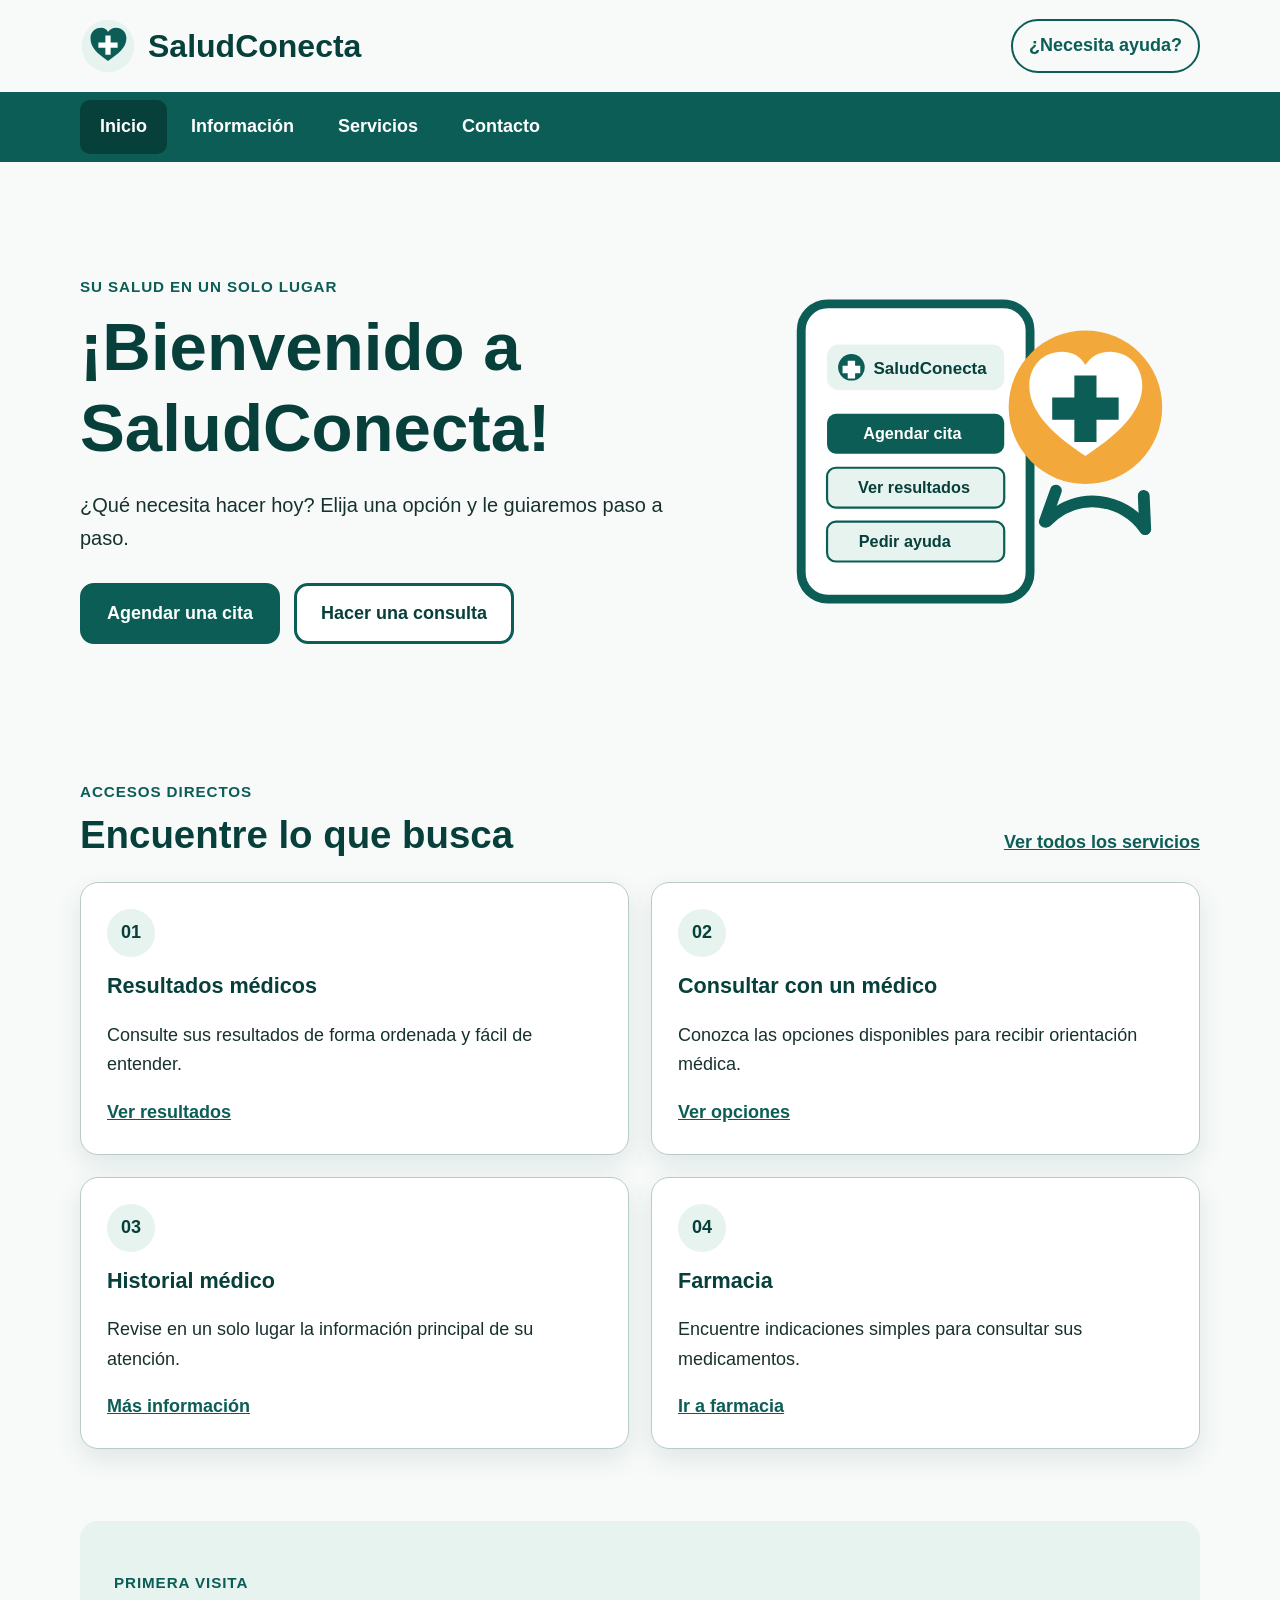
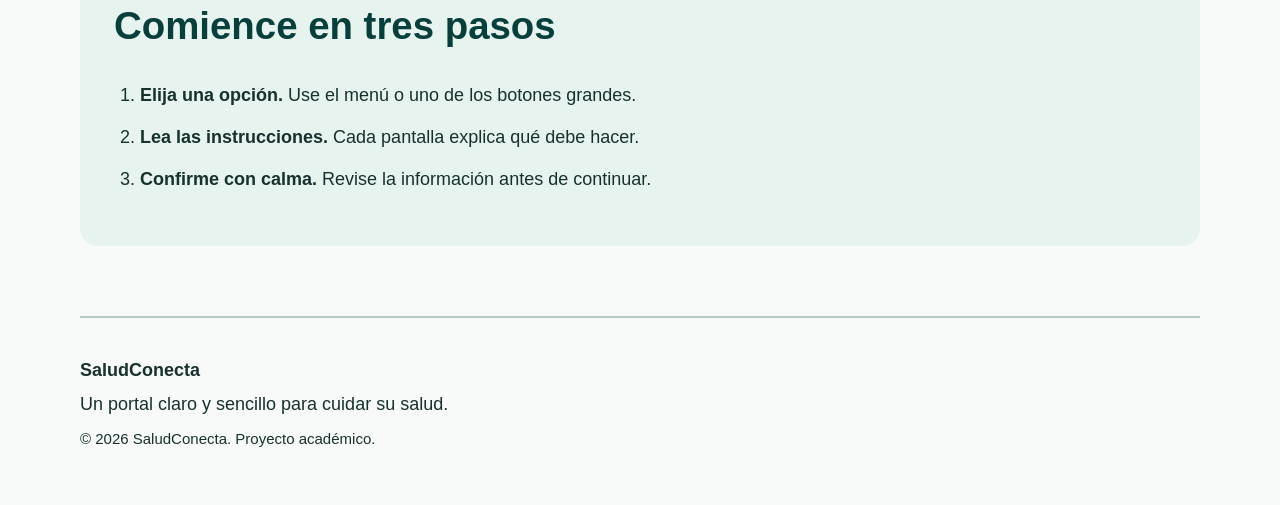
<file: index.html>
<!doctype html>
<html lang="es">
<head>
  <meta charset="utf-8">
  <meta name="viewport" content="width=device-width, initial-scale=1">
  <meta name="description" content="Portal sencillo de SaludConecta para citas, consultas y resultados médicos.">
  <title>Inicio | SaludConecta</title>
  <link rel="stylesheet" href="css/estilos.css">
</head>
<body>
  <a class="saltar-contenido" href="#contenido">Saltar al contenido principal</a>

  <header class="encabezado">
    <a class="marca" href="index.html" aria-label="Ir al inicio de SaludConecta">
      <img src="img/logo-saludconecta.svg" alt="" width="56" height="56">
      <span>SaludConecta</span>
    </a>
    <a class="ayuda-rapida" href="contacto.html">¿Necesita ayuda?</a>
  </header>

  <nav class="navegacion" aria-label="Navegación principal">
    <ul>
      <li><a class="activo" aria-current="page" href="index.html">Inicio</a></li>
      <li><a href="informacion.html">Información</a></li>
      <li><a href="servicios.html">Servicios</a></li>
      <li><a href="contacto.html">Contacto</a></li>
    </ul>
  </nav>

  <main id="contenido">
    <section class="hero">
      <div class="hero-texto">
        <p class="etiqueta">Su salud en un solo lugar</p>
        <h1>¡Bienvenido a SaludConecta!</h1>
        <p class="introduccion">¿Qué necesita hacer hoy? Elija una opción y le guiaremos paso a paso.</p>
        <div class="acciones-principales">
          <a class="boton boton-principal" href="servicios.html#agendar">Agendar una cita</a>
          <a class="boton boton-secundario" href="servicios.html#consulta">Hacer una consulta</a>
        </div>
      </div>
      <img class="imagen-principal" src="img/portal-salud.svg" alt="Teléfono con un corazón y una cruz médica que representa el portal SaludConecta">
    </section>

    <section class="seccion" aria-labelledby="tareas-titulo">
      <div class="titulo-seccion">
        <div>
          <p class="etiqueta">Accesos directos</p>
          <h2 id="tareas-titulo">Encuentre lo que busca</h2>
        </div>
        <a class="enlace-texto" href="servicios.html">Ver todos los servicios</a>
      </div>

      <div class="rejilla-tarjetas">
        <article class="tarjeta">
          <span class="icono" aria-hidden="true">01</span>
          <h3>Resultados médicos</h3>
          <p>Consulte sus resultados de forma ordenada y fácil de entender.</p>
          <a href="servicios.html#resultados">Ver resultados</a>
        </article>
        <article class="tarjeta">
          <span class="icono" aria-hidden="true">02</span>
          <h3>Consultar con un médico</h3>
          <p>Conozca las opciones disponibles para recibir orientación médica.</p>
          <a href="servicios.html#medico">Ver opciones</a>
        </article>
        <article class="tarjeta">
          <span class="icono" aria-hidden="true">03</span>
          <h3>Historial médico</h3>
          <p>Revise en un solo lugar la información principal de su atención.</p>
          <a href="informacion.html#historial">Más información</a>
        </article>
        <article class="tarjeta">
          <span class="icono" aria-hidden="true">04</span>
          <h3>Farmacia</h3>
          <p>Encuentre indicaciones simples para consultar sus medicamentos.</p>
          <a href="servicios.html#farmacia">Ir a farmacia</a>
        </article>
      </div>
    </section>

    <section class="pasos" aria-labelledby="pasos-titulo">
      <p class="etiqueta">Primera visita</p>
      <h2 id="pasos-titulo">Comience en tres pasos</h2>
      <ol>
        <li><strong>Elija una opción.</strong> Use el menú o uno de los botones grandes.</li>
        <li><strong>Lea las instrucciones.</strong> Cada pantalla explica qué debe hacer.</li>
        <li><strong>Confirme con calma.</strong> Revise la información antes de continuar.</li>
      </ol>
    </section>
  </main>

  <footer>
    <p><strong>SaludConecta</strong></p>
    <p>Un portal claro y sencillo para cuidar su salud.</p>
    <p><small>&copy; 2026 SaludConecta. Proyecto académico.</small></p>
  </footer>
</body>
</html>
</file>
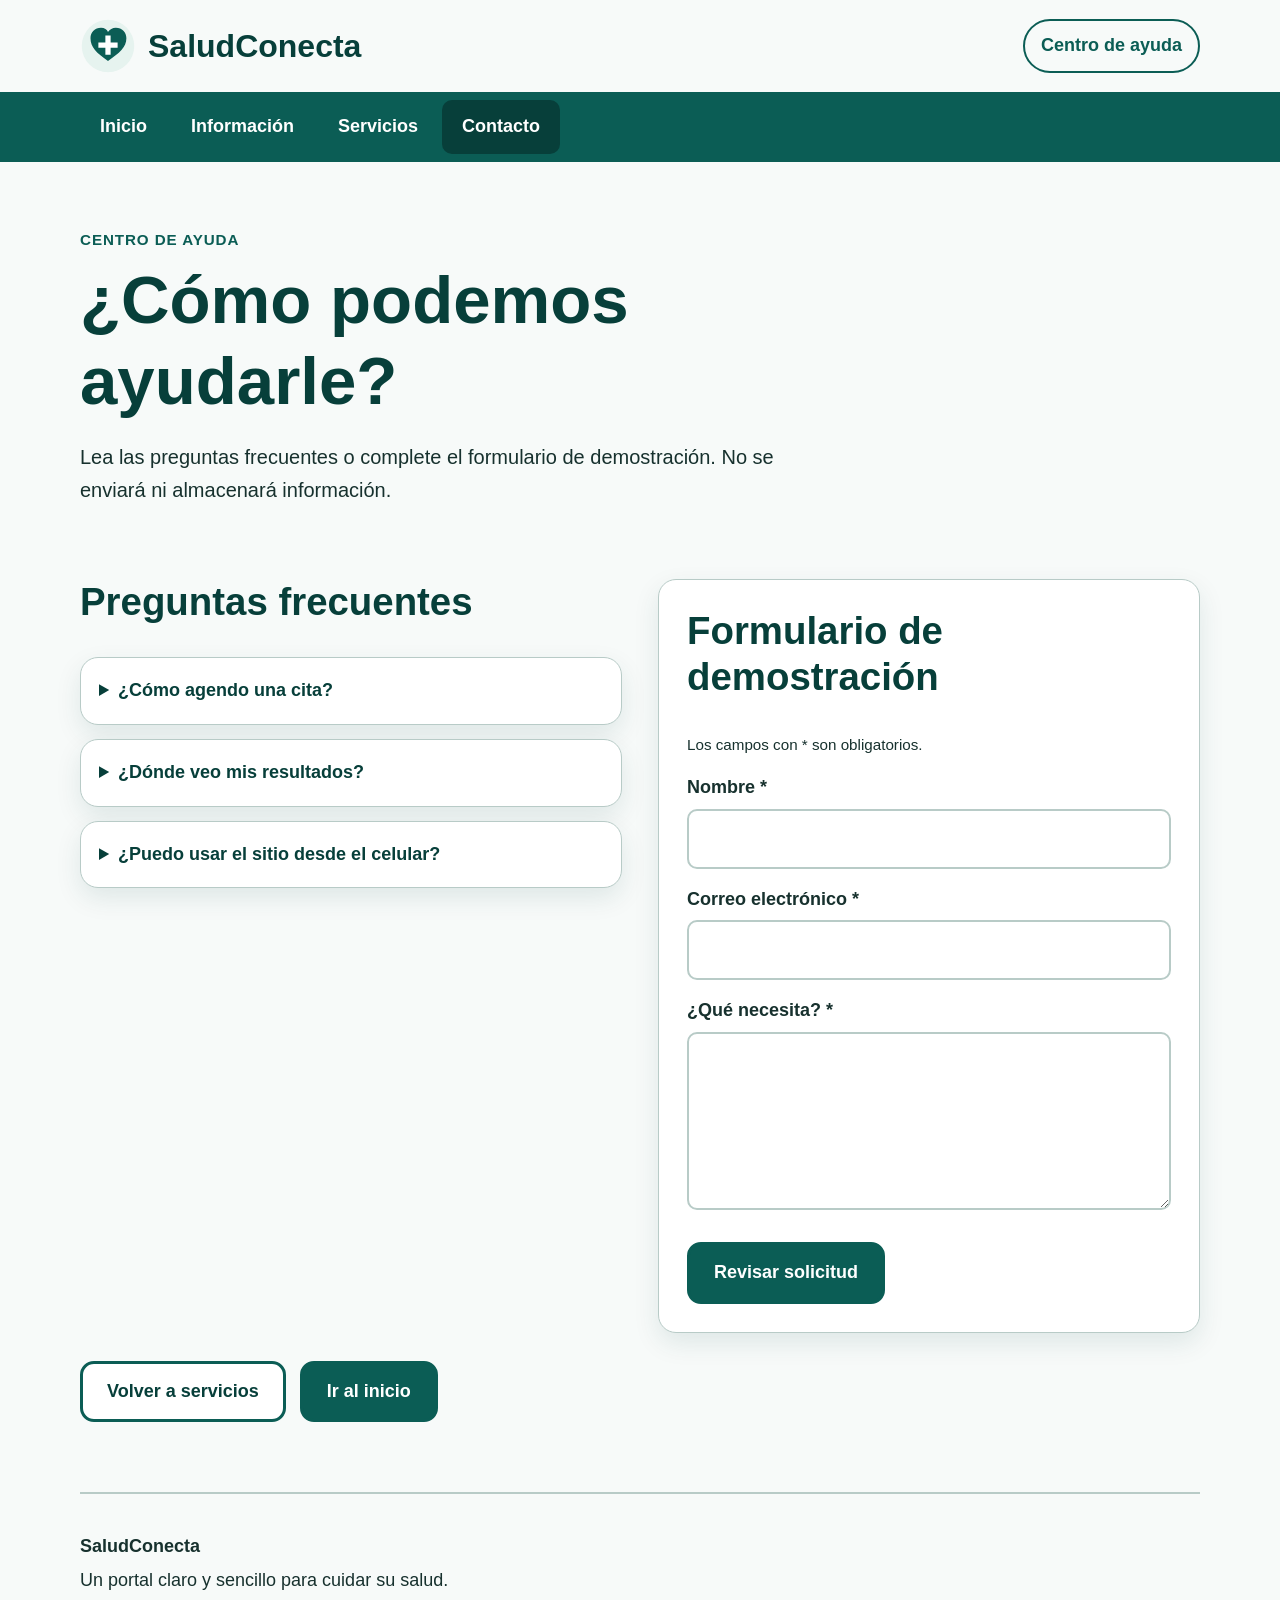
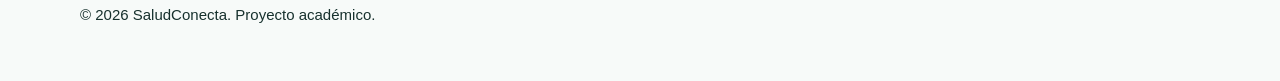
<file: contacto.html>
<!doctype html>
<html lang="es">
<head>
  <meta charset="utf-8">
  <meta name="viewport" content="width=device-width, initial-scale=1">
  <meta name="description" content="Centro de ayuda del prototipo SaludConecta.">
  <title>Contacto | SaludConecta</title>
  <link rel="stylesheet" href="css/estilos.css">
</head>
<body>
  <a class="saltar-contenido" href="#contenido">Saltar al contenido principal</a>
  <header class="encabezado">
    <a class="marca" href="index.html" aria-label="Ir al inicio de SaludConecta">
      <img src="img/logo-saludconecta.svg" alt="" width="56" height="56">
      <span>SaludConecta</span>
    </a>
    <a class="ayuda-rapida" href="contacto.html" aria-current="page">Centro de ayuda</a>
  </header>
  <nav class="navegacion" aria-label="Navegación principal">
    <ul>
      <li><a href="index.html">Inicio</a></li>
      <li><a href="informacion.html">Información</a></li>
      <li><a href="servicios.html">Servicios</a></li>
      <li><a class="activo" aria-current="page" href="contacto.html">Contacto</a></li>
    </ul>
  </nav>

  <main id="contenido">
    <section class="cabecera-pagina">
      <p class="etiqueta">Centro de ayuda</p>
      <h1>¿Cómo podemos ayudarle?</h1>
      <p class="introduccion">Lea las preguntas frecuentes o complete el formulario de demostración. No se enviará ni almacenará información.</p>
    </section>

    <section class="dos-columnas seccion">
      <div>
        <h2>Preguntas frecuentes</h2>
        <details>
          <summary>¿Cómo agendo una cita?</summary>
          <p>Entre en Servicios, busque “Agendar una cita” y siga las instrucciones indicadas.</p>
        </details>
        <details>
          <summary>¿Dónde veo mis resultados?</summary>
          <p>Entre en Servicios y seleccione “Resultados médicos”.</p>
        </details>
        <details>
          <summary>¿Puedo usar el sitio desde el celular?</summary>
          <p>Sí. El diseño se adapta a pantallas pequeñas y mantiene botones grandes.</p>
        </details>
      </div>

      <form class="formulario" action="#" method="get">
        <h2>Formulario de demostración</h2>
        <p class="texto-pequeno">Los campos con * son obligatorios.</p>
        <label for="nombre">Nombre *</label>
        <input id="nombre" name="nombre" type="text" autocomplete="name" required>

        <label for="correo">Correo electrónico *</label>
        <input id="correo" name="correo" type="email" autocomplete="email" required>

        <label for="mensaje">¿Qué necesita? *</label>
        <textarea id="mensaje" name="mensaje" rows="5" required></textarea>

        <button class="boton boton-principal" type="submit">Revisar solicitud</button>
      </form>
    </section>

    <section class="navegacion-pagina" aria-label="Botones de navegación de la página">
      <a class="boton boton-secundario" href="servicios.html">Volver a servicios</a>
      <a class="boton boton-principal" href="index.html">Ir al inicio</a>
    </section>
  </main>

  <footer>
    <p><strong>SaludConecta</strong></p>
    <p>Un portal claro y sencillo para cuidar su salud.</p>
    <p><small>&copy; 2026 SaludConecta. Proyecto académico.</small></p>
  </footer>
</body>
</html>
</file>
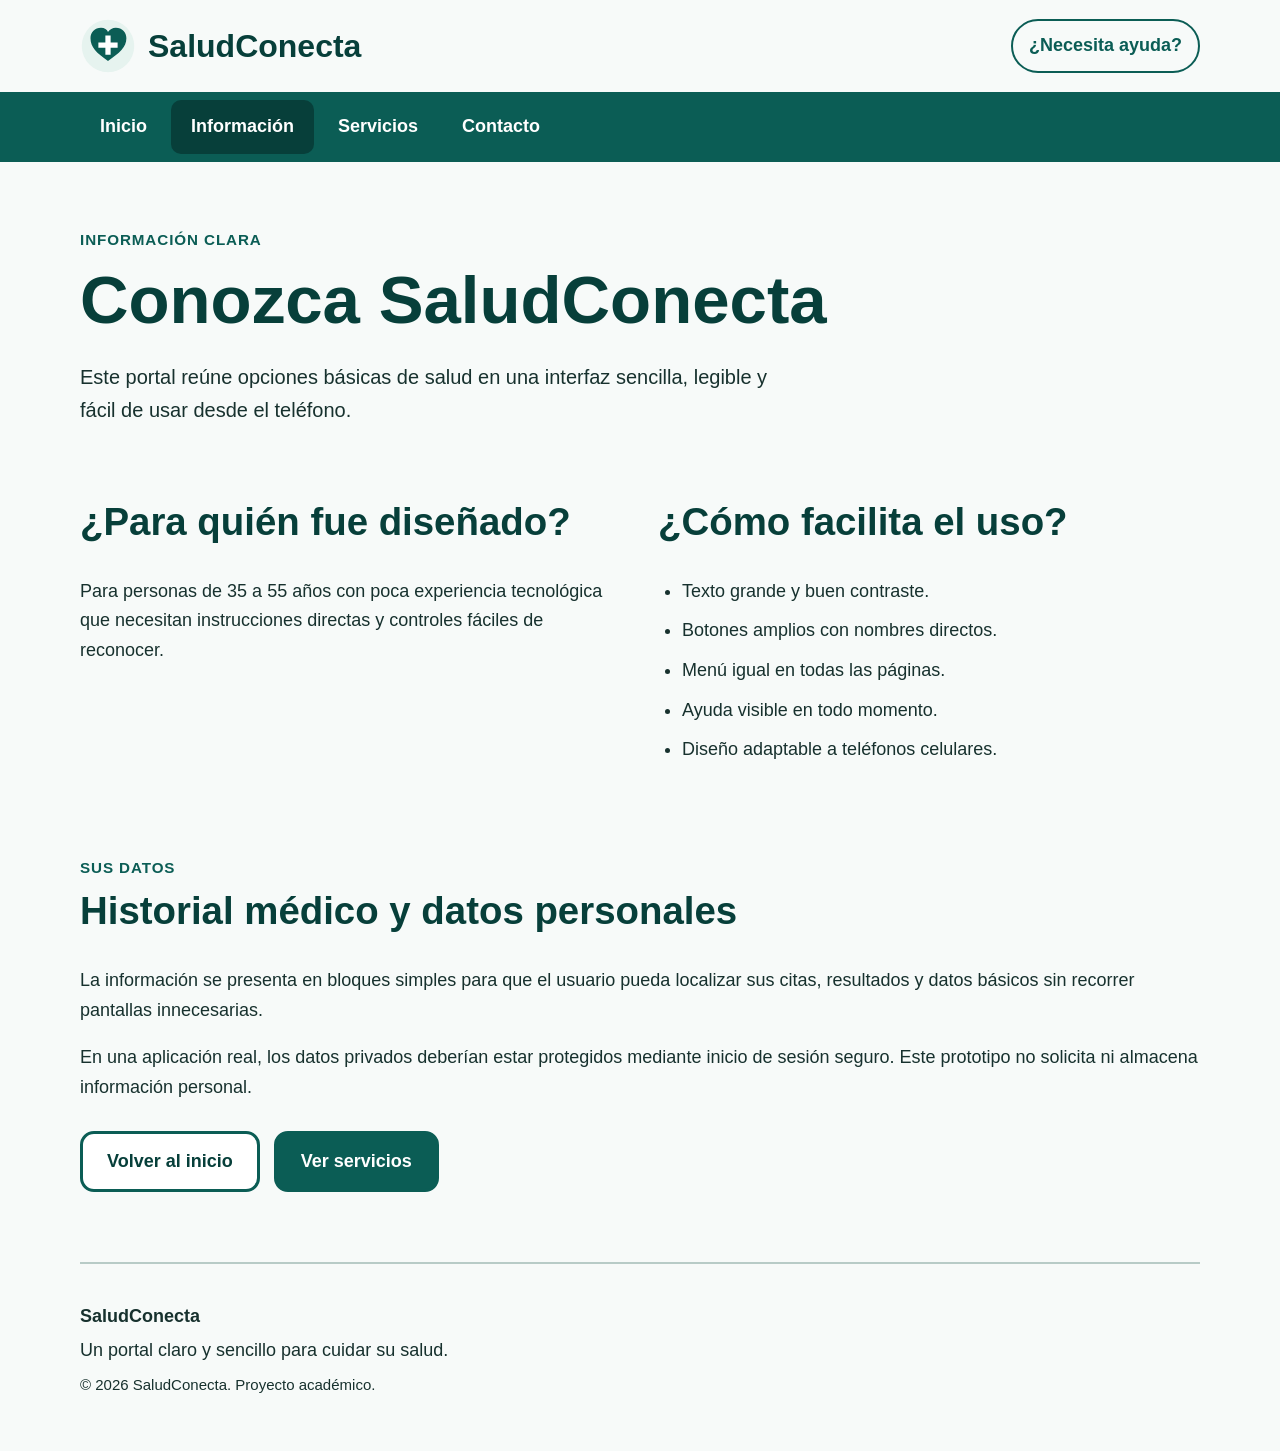
<file: informacion.html>
<!doctype html>
<html lang="es">
<head>
  <meta charset="utf-8">
  <meta name="viewport" content="width=device-width, initial-scale=1">
  <meta name="description" content="Información sobre el funcionamiento y la accesibilidad de SaludConecta.">
  <title>Información | SaludConecta</title>
  <link rel="stylesheet" href="css/estilos.css">
</head>
<body>
  <a class="saltar-contenido" href="#contenido">Saltar al contenido principal</a>
  <header class="encabezado">
    <a class="marca" href="index.html" aria-label="Ir al inicio de SaludConecta">
      <img src="img/logo-saludconecta.svg" alt="" width="56" height="56">
      <span>SaludConecta</span>
    </a>
    <a class="ayuda-rapida" href="contacto.html">¿Necesita ayuda?</a>
  </header>
  <nav class="navegacion" aria-label="Navegación principal">
    <ul>
      <li><a href="index.html">Inicio</a></li>
      <li><a class="activo" aria-current="page" href="informacion.html">Información</a></li>
      <li><a href="servicios.html">Servicios</a></li>
      <li><a href="contacto.html">Contacto</a></li>
    </ul>
  </nav>

  <main id="contenido">
    <section class="cabecera-pagina">
      <p class="etiqueta">Información clara</p>
      <h1>Conozca SaludConecta</h1>
      <p class="introduccion">Este portal reúne opciones básicas de salud en una interfaz sencilla, legible y fácil de usar desde el teléfono.</p>
    </section>

    <section class="seccion dos-columnas">
      <article>
        <h2>¿Para quién fue diseñado?</h2>
        <p>Para personas de 35 a 55 años con poca experiencia tecnológica que necesitan instrucciones directas y controles fáciles de reconocer.</p>
      </article>
      <article>
        <h2>¿Cómo facilita el uso?</h2>
        <ul class="lista-verificacion">
          <li>Texto grande y buen contraste.</li>
          <li>Botones amplios con nombres directos.</li>
          <li>Menú igual en todas las páginas.</li>
          <li>Ayuda visible en todo momento.</li>
          <li>Diseño adaptable a teléfonos celulares.</li>
        </ul>
      </article>
    </section>

    <section class="seccion" id="historial">
      <p class="etiqueta">Sus datos</p>
      <h2>Historial médico y datos personales</h2>
      <p>La información se presenta en bloques simples para que el usuario pueda localizar sus citas, resultados y datos básicos sin recorrer pantallas innecesarias.</p>
      <p>En una aplicación real, los datos privados deberían estar protegidos mediante inicio de sesión seguro. Este prototipo no solicita ni almacena información personal.</p>
    </section>

    <section class="navegacion-pagina" aria-label="Botones de navegación de la página">
      <a class="boton boton-secundario" href="index.html">Volver al inicio</a>
      <a class="boton boton-principal" href="servicios.html">Ver servicios</a>
    </section>
  </main>

  <footer>
    <p><strong>SaludConecta</strong></p>
    <p>Un portal claro y sencillo para cuidar su salud.</p>
    <p><small>&copy; 2026 SaludConecta. Proyecto académico.</small></p>
  </footer>
</body>
</html>
</file>
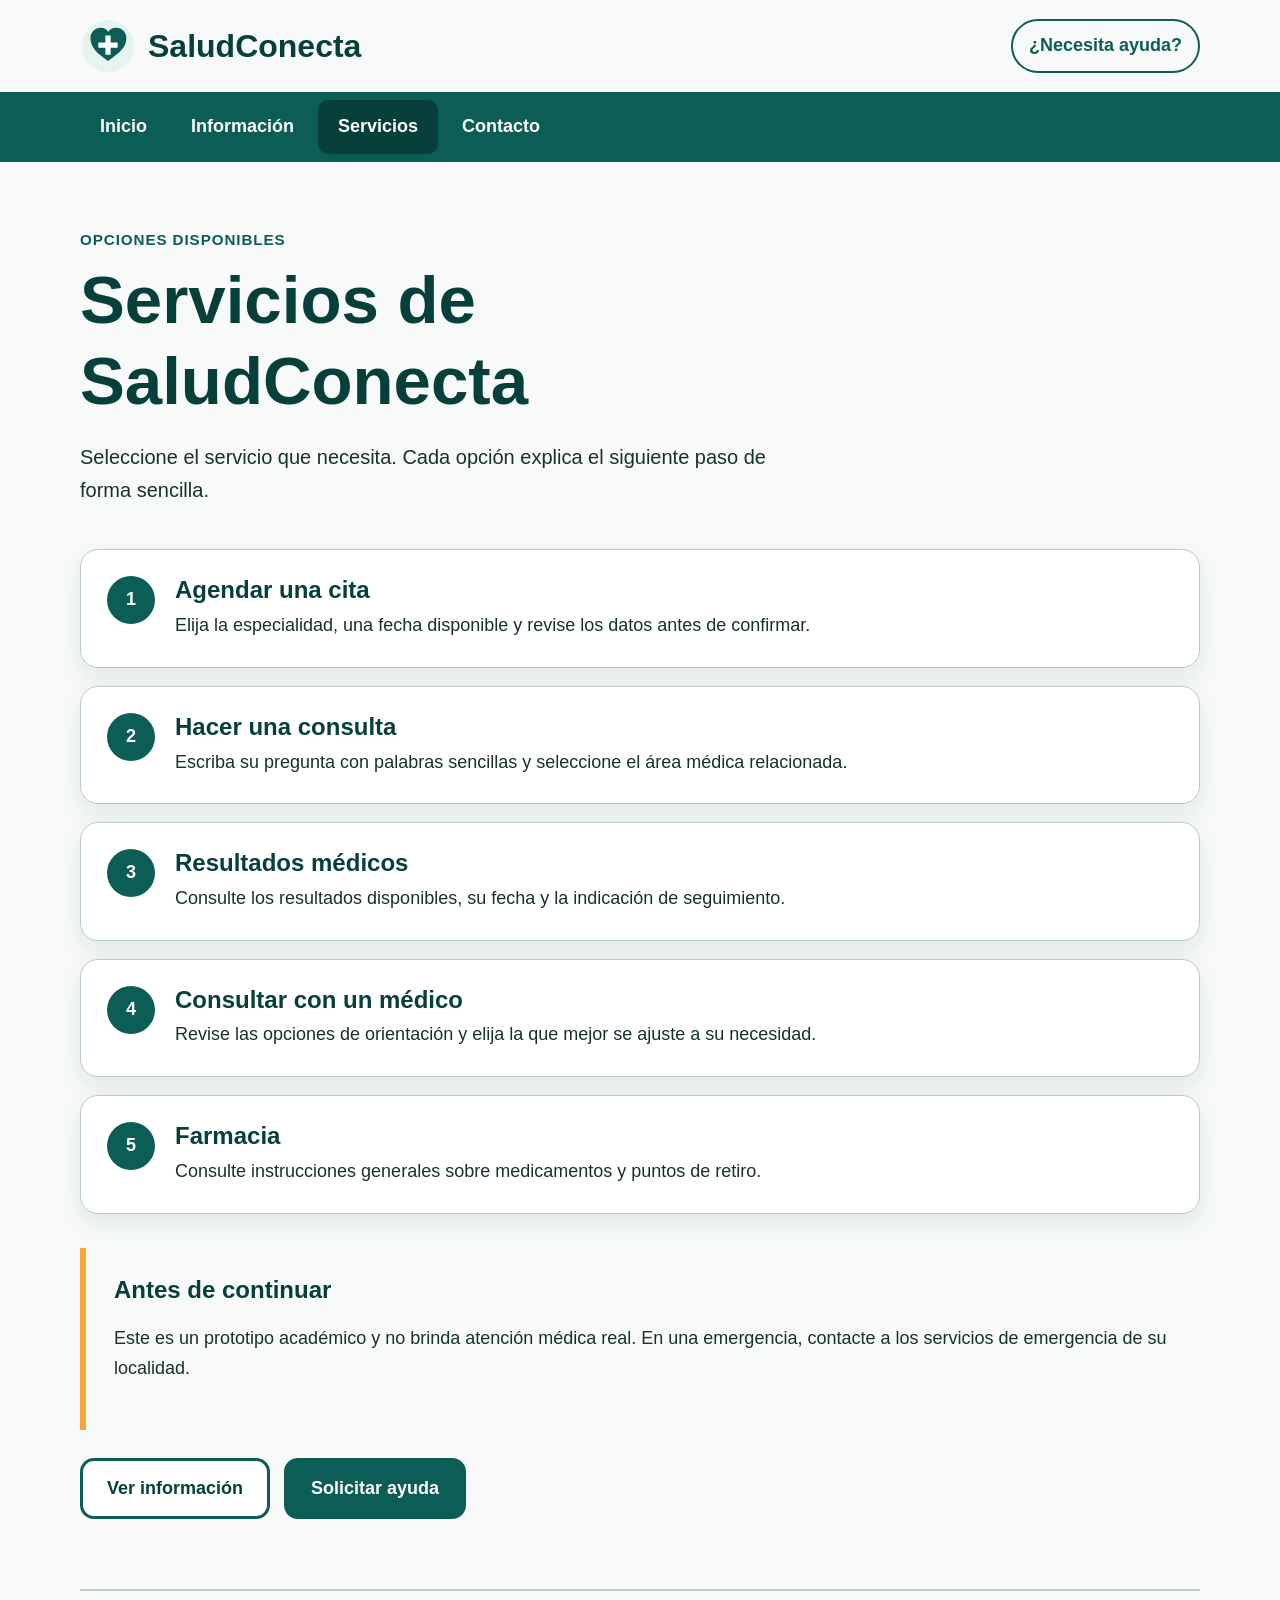
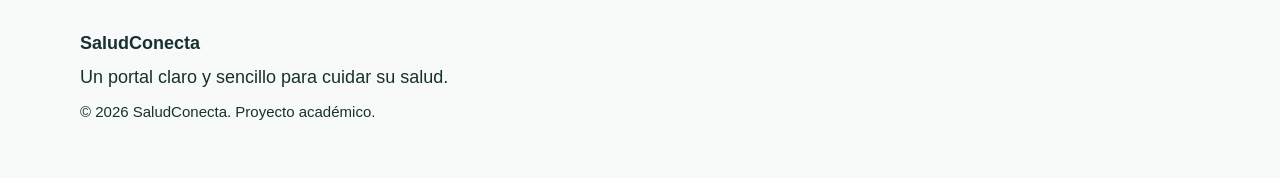
<file: servicios.html>
<!doctype html>
<html lang="es">
<head>
  <meta charset="utf-8">
  <meta name="viewport" content="width=device-width, initial-scale=1">
  <meta name="description" content="Servicios disponibles en el portal SaludConecta.">
  <title>Servicios | SaludConecta</title>
  <link rel="stylesheet" href="css/estilos.css">
</head>
<body>
  <a class="saltar-contenido" href="#contenido">Saltar al contenido principal</a>
  <header class="encabezado">
    <a class="marca" href="index.html" aria-label="Ir al inicio de SaludConecta">
      <img src="img/logo-saludconecta.svg" alt="" width="56" height="56">
      <span>SaludConecta</span>
    </a>
    <a class="ayuda-rapida" href="contacto.html">¿Necesita ayuda?</a>
  </header>
  <nav class="navegacion" aria-label="Navegación principal">
    <ul>
      <li><a href="index.html">Inicio</a></li>
      <li><a href="informacion.html">Información</a></li>
      <li><a class="activo" aria-current="page" href="servicios.html">Servicios</a></li>
      <li><a href="contacto.html">Contacto</a></li>
    </ul>
  </nav>

  <main id="contenido">
    <section class="cabecera-pagina">
      <p class="etiqueta">Opciones disponibles</p>
      <h1>Servicios de SaludConecta</h1>
      <p class="introduccion">Seleccione el servicio que necesita. Cada opción explica el siguiente paso de forma sencilla.</p>
    </section>

    <section class="lista-servicios" aria-label="Lista de servicios">
      <article id="agendar" class="servicio">
        <span class="numero">1</span>
        <div><h2>Agendar una cita</h2><p>Elija la especialidad, una fecha disponible y revise los datos antes de confirmar.</p></div>
      </article>
      <article id="consulta" class="servicio">
        <span class="numero">2</span>
        <div><h2>Hacer una consulta</h2><p>Escriba su pregunta con palabras sencillas y seleccione el área médica relacionada.</p></div>
      </article>
      <article id="resultados" class="servicio">
        <span class="numero">3</span>
        <div><h2>Resultados médicos</h2><p>Consulte los resultados disponibles, su fecha y la indicación de seguimiento.</p></div>
      </article>
      <article id="medico" class="servicio">
        <span class="numero">4</span>
        <div><h2>Consultar con un médico</h2><p>Revise las opciones de orientación y elija la que mejor se ajuste a su necesidad.</p></div>
      </article>
      <article id="farmacia" class="servicio">
        <span class="numero">5</span>
        <div><h2>Farmacia</h2><p>Consulte instrucciones generales sobre medicamentos y puntos de retiro.</p></div>
      </article>
    </section>

    <section class="aviso">
      <h2>Antes de continuar</h2>
      <p>Este es un prototipo académico y no brinda atención médica real. En una emergencia, contacte a los servicios de emergencia de su localidad.</p>
    </section>

    <section class="navegacion-pagina" aria-label="Botones de navegación de la página">
      <a class="boton boton-secundario" href="informacion.html">Ver información</a>
      <a class="boton boton-principal" href="contacto.html">Solicitar ayuda</a>
    </section>
  </main>

  <footer>
    <p><strong>SaludConecta</strong></p>
    <p>Un portal claro y sencillo para cuidar su salud.</p>
    <p><small>&copy; 2026 SaludConecta. Proyecto académico.</small></p>
  </footer>
</body>
</html>
</file>
<file: css/estilos.css>
:root {
  --color-principal: #0b5d55;
  --color-principal-oscuro: #073f3a;
  --color-secundario: #e6f3ef;
  --color-acento: #f3a83b;
  --color-texto: #17312e;
  --color-fondo: #f7faf9;
  --color-blanco: #ffffff;
  --color-borde: #b8cbc7;
  --sombra: 0 10px 26px rgba(8, 73, 66, 0.10);
  --radio: 18px;
  --fuente: "Trebuchet MS", "Segoe UI", Arial, sans-serif;
}

* { box-sizing: border-box; }

html { scroll-behavior: smooth; }

body {
  margin: 0;
  background: var(--color-fondo);
  color: var(--color-texto);
  font-family: var(--fuente);
  font-size: 18px;
  line-height: 1.65;
}

a { color: var(--color-principal); }

a:focus-visible,
button:focus-visible,
input:focus-visible,
textarea:focus-visible,
summary:focus-visible {
  outline: 4px solid var(--color-acento);
  outline-offset: 3px;
}

.saltar-contenido {
  position: absolute;
  left: -9999px;
  top: 12px;
  z-index: 100;
  padding: 12px 18px;
  background: var(--color-blanco);
  border: 3px solid var(--color-principal);
  border-radius: 10px;
  font-weight: 700;
}

.saltar-contenido:focus { left: 12px; }

.encabezado,
.navegacion ul,
main,
footer {
  width: min(1120px, calc(100% - 32px));
  margin-inline: auto;
}

.encabezado {
  min-height: 92px;
  display: flex;
  align-items: center;
  justify-content: space-between;
  gap: 20px;
}

.marca {
  display: inline-flex;
  align-items: center;
  gap: 12px;
  color: var(--color-principal-oscuro);
  font-size: clamp(1.4rem, 3vw, 2rem);
  font-weight: 800;
  text-decoration: none;
}

.marca img { flex: 0 0 auto; }

.ayuda-rapida {
  padding: 10px 16px;
  border: 2px solid var(--color-principal);
  border-radius: 999px;
  font-weight: 700;
  text-decoration: none;
}

.ayuda-rapida:hover { background: var(--color-secundario); }

.navegacion { background: var(--color-principal); }

.navegacion ul {
  display: flex;
  gap: 4px;
  margin-top: 0;
  margin-bottom: 0;
  padding: 8px 0;
  list-style: none;
}

.navegacion a {
  display: block;
  padding: 12px 20px;
  color: var(--color-blanco);
  border-radius: 10px;
  font-weight: 700;
  text-decoration: none;
}

.navegacion a:hover,
.navegacion a.activo { background: var(--color-principal-oscuro); }

main { padding: 50px 0 70px; }

h1, h2, h3 {
  margin-top: 0;
  color: var(--color-principal-oscuro);
  line-height: 1.2;
}

h1 { font-size: clamp(2.2rem, 6vw, 4.2rem); margin-bottom: 18px; }
h2 { font-size: clamp(1.65rem, 4vw, 2.4rem); }
h3 { font-size: 1.35rem; }

.etiqueta {
  margin-bottom: 8px;
  color: var(--color-principal);
  font-size: 0.95rem;
  font-weight: 800;
  letter-spacing: 0.06em;
  text-transform: uppercase;
}

.introduccion { max-width: 700px; font-size: 1.25rem; }

.hero {
  display: grid;
  grid-template-columns: 1.15fr 0.85fr;
  align-items: center;
  gap: 42px;
  min-height: 480px;
}

.imagen-principal {
  width: 100%;
  max-height: 420px;
  object-fit: contain;
}

.acciones-principales,
.navegacion-pagina {
  display: flex;
  flex-wrap: wrap;
  gap: 14px;
  margin-top: 28px;
}

.boton {
  display: inline-flex;
  min-height: 54px;
  align-items: center;
  justify-content: center;
  padding: 13px 24px;
  border: 3px solid var(--color-principal);
  border-radius: 14px;
  font: inherit;
  font-weight: 800;
  text-decoration: none;
  cursor: pointer;
  transition: transform 160ms ease, background-color 160ms ease, color 160ms ease;
}

.boton:hover { transform: translateY(-2px); }
.boton-principal { background: var(--color-principal); color: var(--color-blanco); }
.boton-principal:hover { background: var(--color-principal-oscuro); }
.boton-secundario { background: var(--color-blanco); color: var(--color-principal-oscuro); }
.boton-secundario:hover { background: var(--color-secundario); }

.seccion { margin-top: 72px; }

.titulo-seccion {
  display: flex;
  align-items: end;
  justify-content: space-between;
  gap: 20px;
  margin-bottom: 24px;
}

.titulo-seccion h2 { margin-bottom: 0; }
.enlace-texto { font-weight: 800; }

.rejilla-tarjetas {
  display: grid;
  grid-template-columns: repeat(2, minmax(0, 1fr));
  gap: 22px;
}

.tarjeta,
.servicio,
.formulario,
details {
  background: var(--color-blanco);
  border: 1px solid var(--color-borde);
  border-radius: var(--radio);
  box-shadow: var(--sombra);
}

.tarjeta { padding: 26px; }
.tarjeta .icono {
  display: inline-grid;
  width: 48px;
  height: 48px;
  place-items: center;
  margin-bottom: 16px;
  background: var(--color-secundario);
  border-radius: 50%;
  color: var(--color-principal-oscuro);
  font-weight: 800;
}
.tarjeta a { font-weight: 800; }

.pasos {
  margin-top: 72px;
  padding: 34px;
  background: var(--color-secundario);
  border-radius: var(--radio);
}

.pasos ol { display: grid; gap: 12px; padding-left: 26px; }

.cabecera-pagina { max-width: 820px; }

.dos-columnas {
  display: grid;
  grid-template-columns: repeat(2, minmax(0, 1fr));
  gap: 36px;
  align-items: start;
}

.lista-verificacion { padding-left: 24px; }
.lista-verificacion li { margin-bottom: 10px; }

.lista-servicios { display: grid; gap: 18px; margin-top: 42px; }
.servicio { display: flex; gap: 20px; padding: 26px; scroll-margin-top: 20px; }
.servicio h2 { margin-bottom: 6px; font-size: 1.5rem; }
.servicio p { margin: 0; }
.numero {
  display: grid;
  width: 48px;
  height: 48px;
  flex: 0 0 48px;
  place-items: center;
  background: var(--color-principal);
  border-radius: 50%;
  color: var(--color-blanco);
  font-weight: 800;
}

.aviso { margin-top: 34px; padding: 28px; border-left: 6px solid var(--color-acento); }
.aviso h2 { font-size: 1.5rem; }

details { margin-bottom: 14px; padding: 18px; }
summary { color: var(--color-principal-oscuro); font-weight: 800; cursor: pointer; }

.formulario { padding: 28px; }
.formulario label { display: block; margin-top: 16px; font-weight: 800; }
.formulario input,
.formulario textarea {
  width: 100%;
  margin-top: 6px;
  padding: 13px;
  border: 2px solid var(--color-borde);
  border-radius: 10px;
  color: var(--color-texto);
  font: inherit;
}
.formulario textarea { resize: vertical; }
.formulario .boton { margin-top: 22px; }
.texto-pequeno { font-size: 0.95rem; }

footer {
  padding: 34px 0 48px;
  border-top: 2px solid var(--color-borde);
}
footer p { margin: 4px 0; }

@media (max-width: 760px) {
  body { font-size: 17px; }
  .encabezado { align-items: flex-start; flex-direction: column; padding: 18px 0; }
  .navegacion ul { display: grid; grid-template-columns: repeat(2, 1fr); }
  .navegacion a { text-align: center; }
  main { padding-top: 36px; }
  .hero, .dos-columnas, .rejilla-tarjetas { grid-template-columns: 1fr; }
  .hero { min-height: auto; }
  .imagen-principal { max-height: 300px; }
  .titulo-seccion { align-items: flex-start; flex-direction: column; }
  .acciones-principales .boton, .navegacion-pagina .boton { width: 100%; }
}

@media (max-width: 420px) {
  .navegacion ul { grid-template-columns: 1fr; }
  .servicio { align-items: flex-start; flex-direction: column; }
}

@media (prefers-reduced-motion: reduce) {
  *, *::before, *::after { scroll-behavior: auto !important; transition: none !important; }
}
</file>
